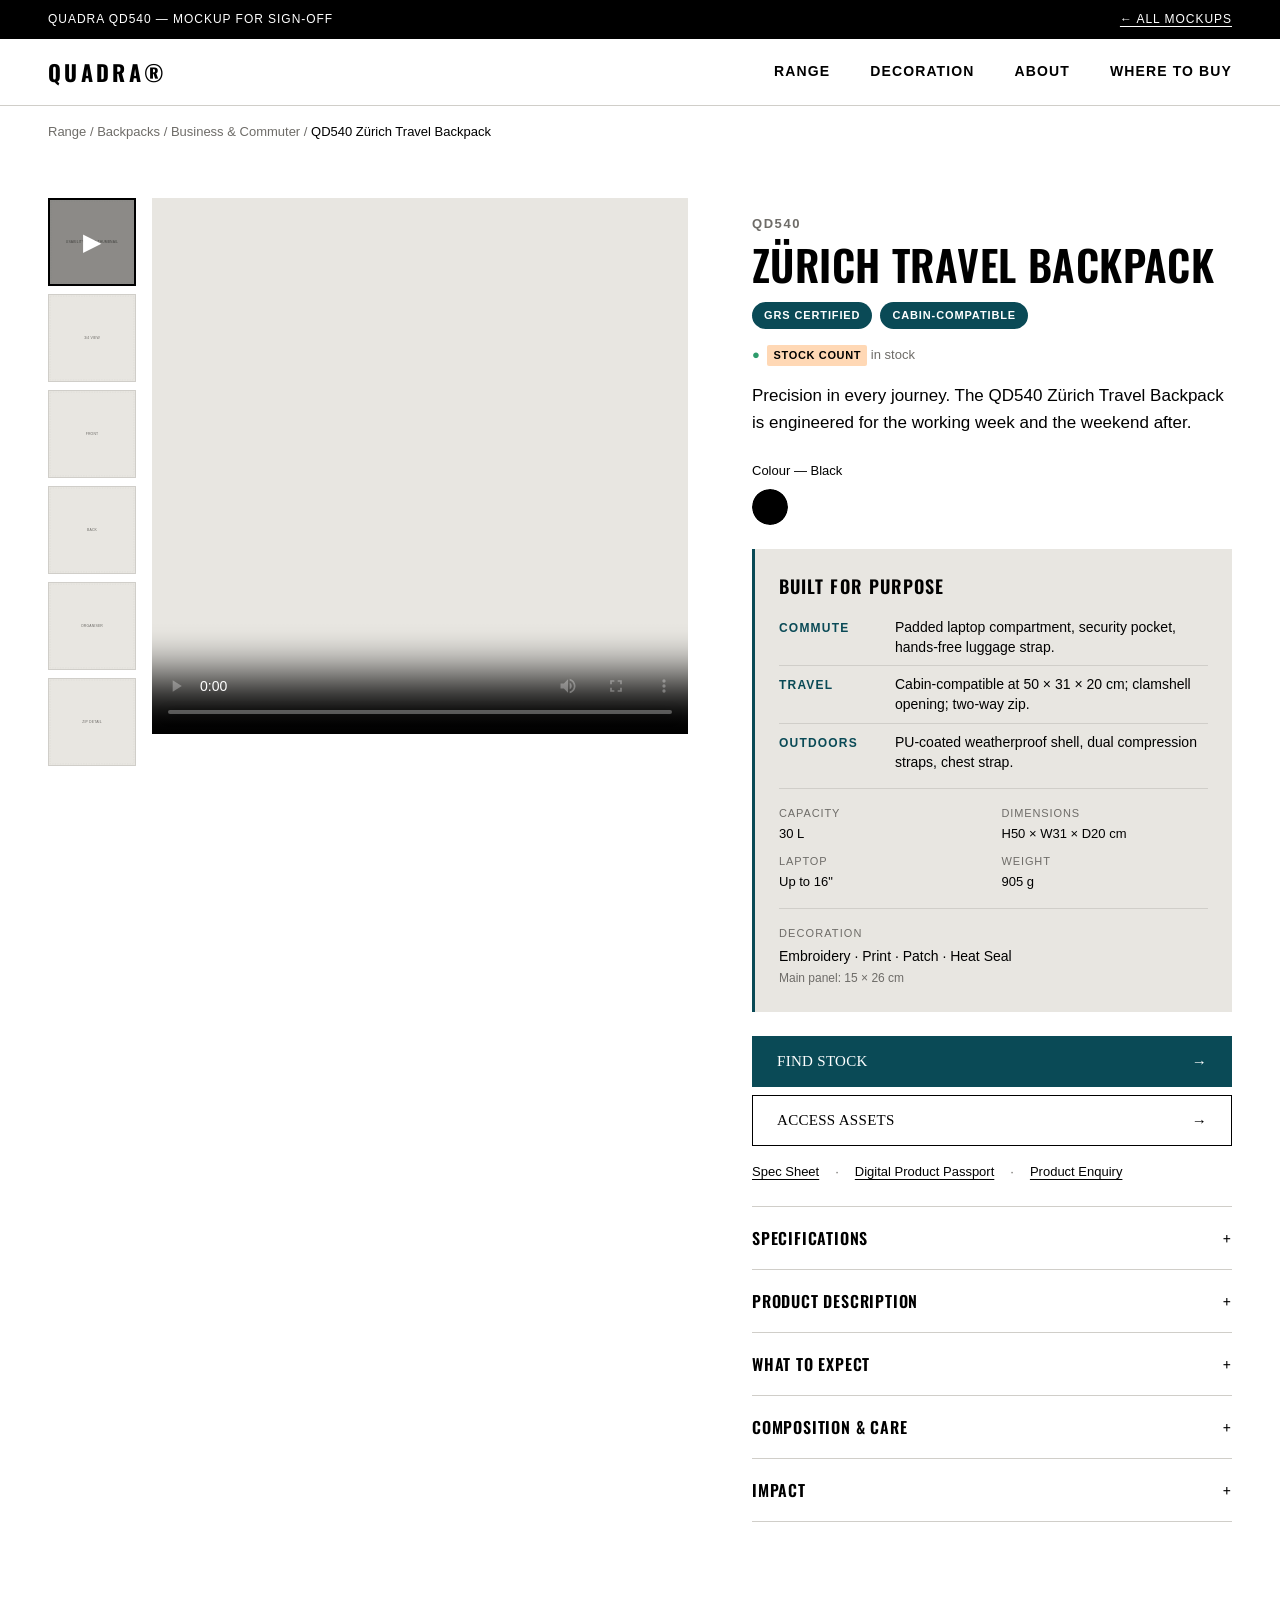
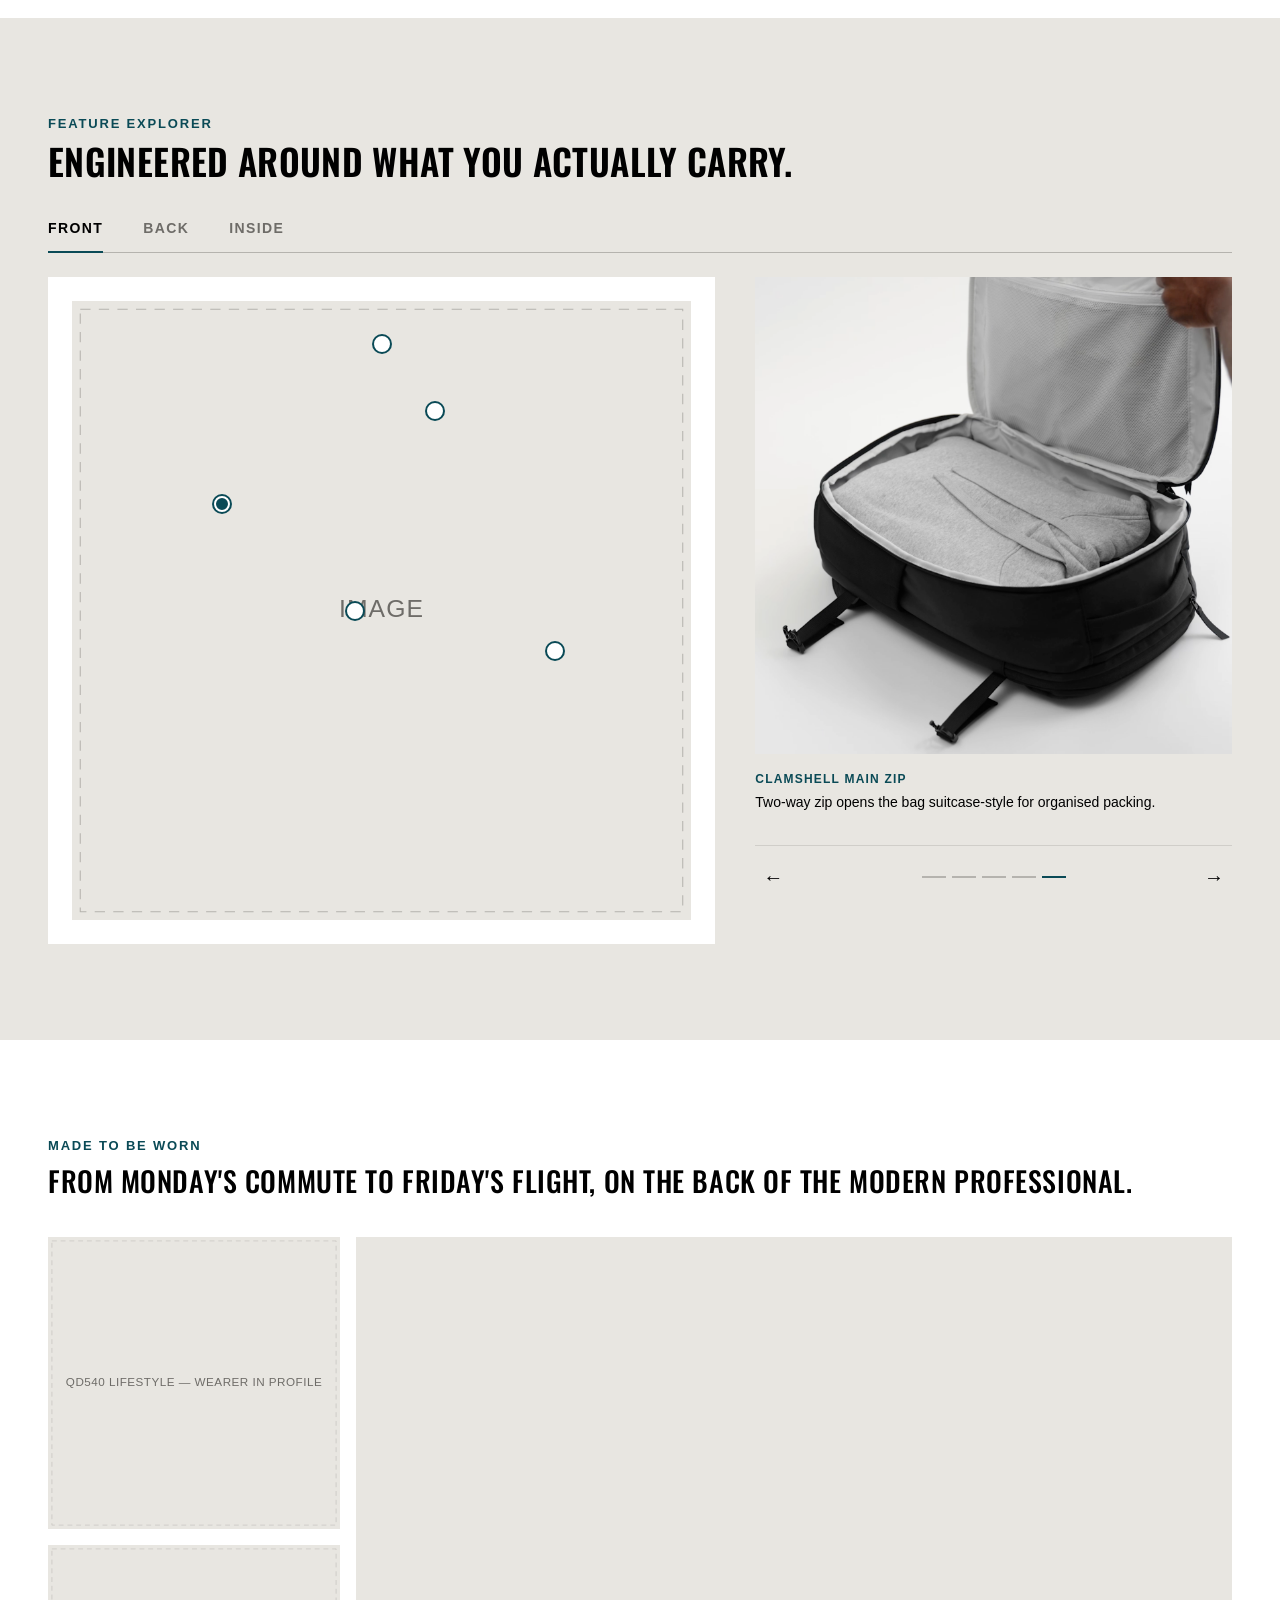
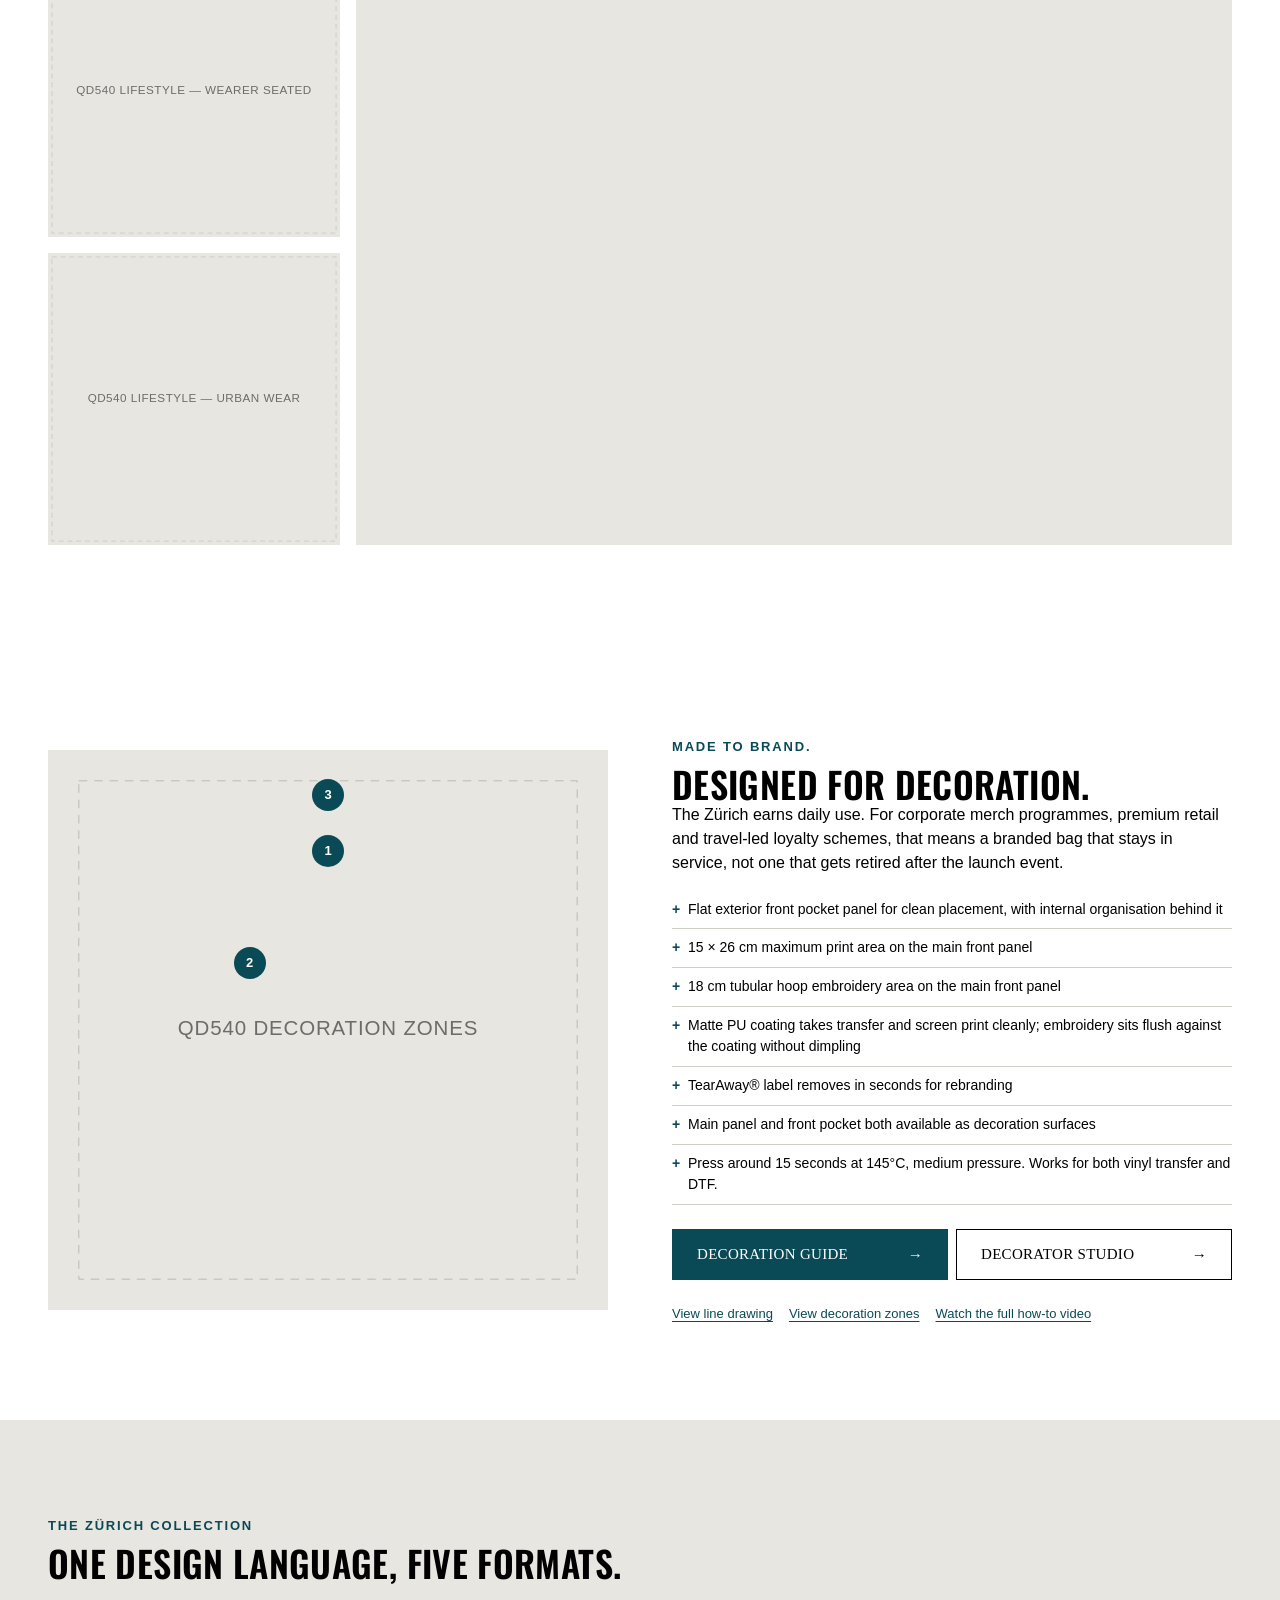
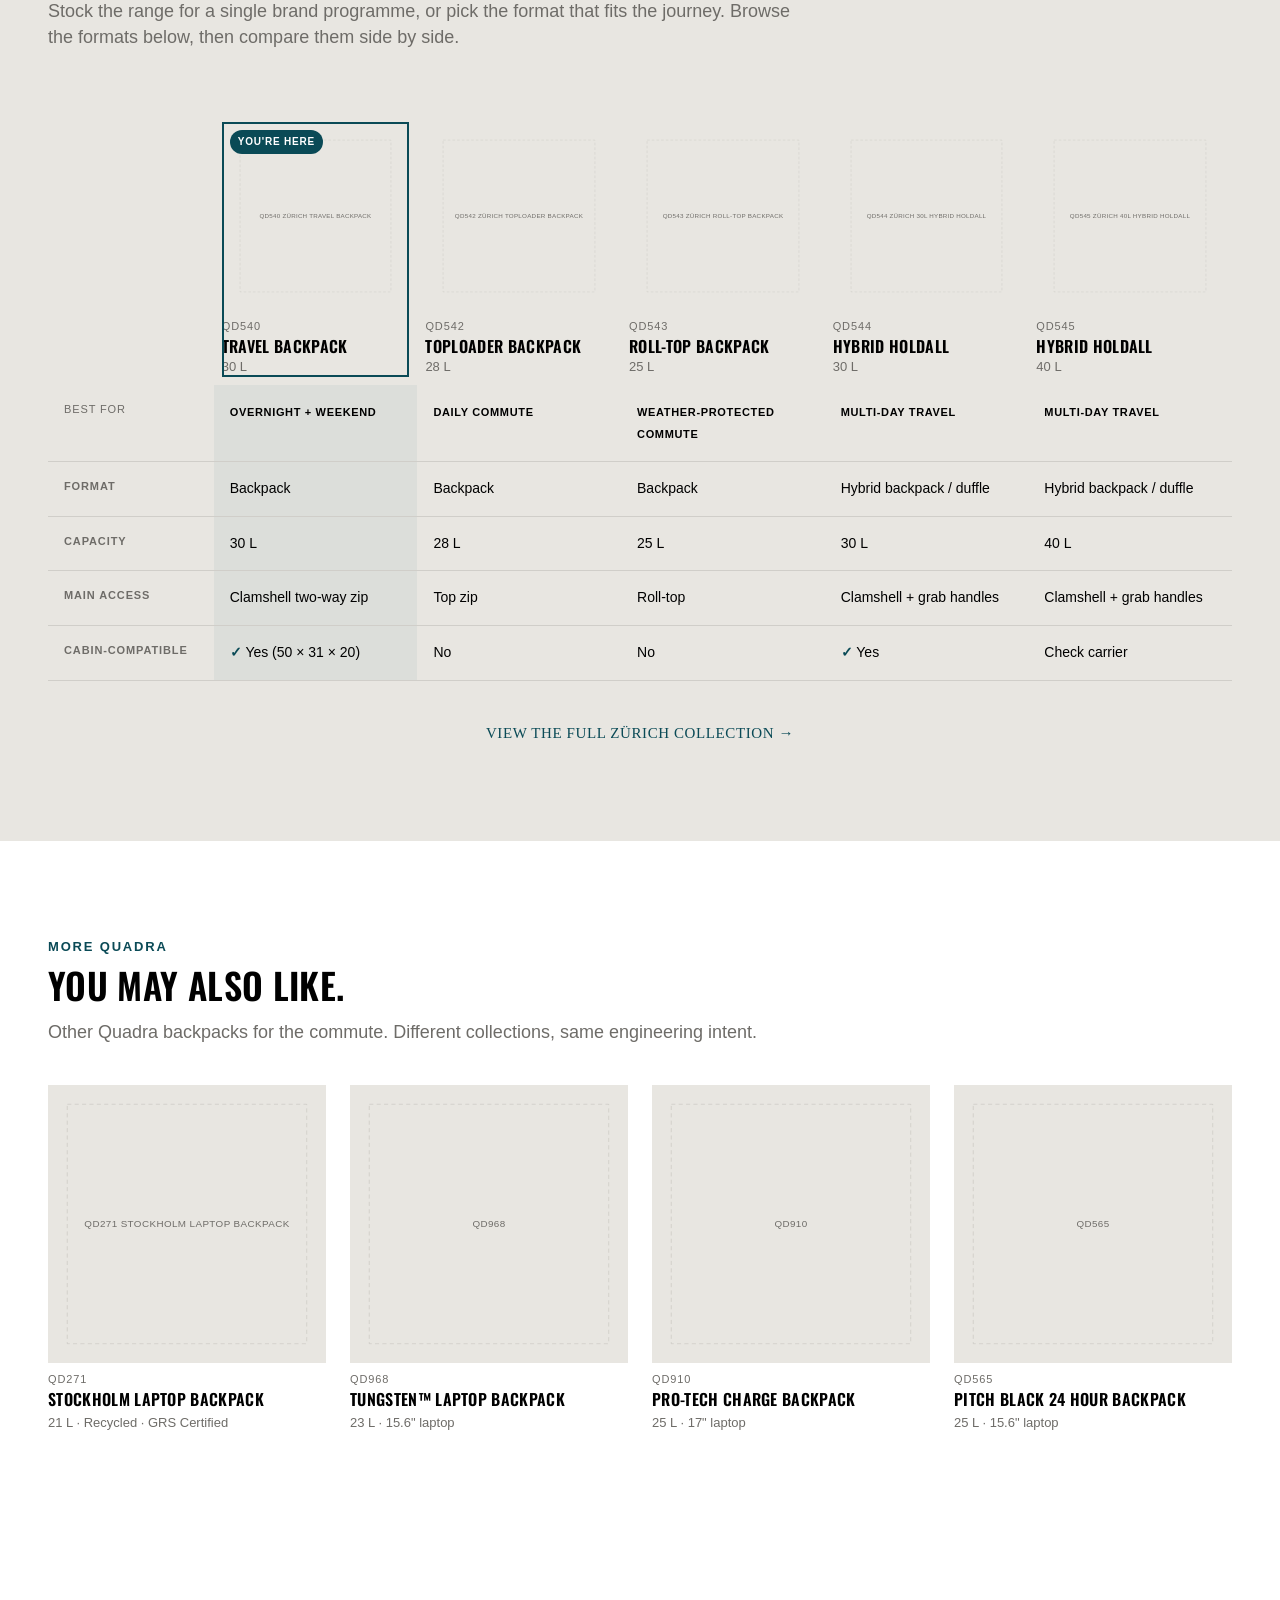
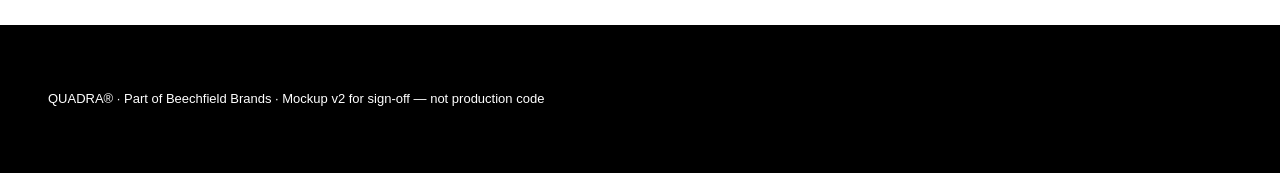
<file: quadra-qd540.html>
<!DOCTYPE html>
<html lang="en-GB">
<head>
    <meta charset="UTF-8">
    <meta name="viewport" content="width=device-width, initial-scale=1.0">
    <title>QD540 Zürich Travel Backpack — Quadra</title>

    <!--
        FONT NOTE
        Production should load Rift Demi from Adobe Fonts (Beechfield Brands Typekit kit).
        This mockup uses Oswald from Google Fonts as the closest free placeholder.
        Helvetica Neue 57 Condensed for body — using system fallback chain since
        no free Google Fonts equivalent matches the condensed body weight closely.
    -->
    <link rel="preconnect" href="https://fonts.googleapis.com">
    <link rel="preconnect" href="https://fonts.gstatic.com" crossorigin>
    <link rel="stylesheet" href="https://fonts.googleapis.com/css2?family=Oswald:wght@500;600;700&display=swap">

    <style>
        /* =====================================================
           QUADRA UI STYLE TOKENS (per uploaded style guide)
           ===================================================== */
        :root {
            /* Colours */
            --black: #000000;
            --white: #FFFFFF;
            --grey: #D0CEC9;
            --grey-light: #E8E6E1;
            --grey-mid: #B5B3AE;
            --grey-dark: #6E6C68;
            --teal: #0A4A56;
            --teal-hover: #0D5A6A;
            --placeholder-peach: #FFD8B5;

            /* Typography
               Display: Rift Demi (production) → Oswald (mockup placeholder)
               Body: Helvetica Neue Regular
               Caption: Helvetica Neue LT Pro 65 Bold
               Button: Baskerville (system) */
            --font-display: "Oswald", "Rift", "Bebas Neue", "Helvetica Neue Condensed", Impact, sans-serif;
            --font-body: "Helvetica Neue", Helvetica, Arial, sans-serif;
            --font-caption: "Helvetica Neue", Helvetica, Arial, sans-serif;
            --font-button: Baskerville, "Baskerville Old Face", "Big Caslon", "Hoefler Text", Garamond, "Times New Roman", serif;

            /* Spacing scale */
            --space-xs: 4px;
            --space-sm: 8px;
            --space-md: 16px;
            --space-lg: 24px;
            --space-xl: 40px;
            --space-2xl: 64px;
            --space-3xl: 96px;

            /* Layout */
            --max-width: 1440px;
            --content-padding: 48px;
        }

        /* =====================================================
           RESET + BASE
           ===================================================== */
        * { margin: 0; padding: 0; box-sizing: border-box; }
        html { scroll-behavior: smooth; }

        body {
            font-family: var(--font-body);
            font-weight: 400;
            font-size: 16px;
            line-height: 1.55;
            color: var(--black);
            background: var(--white);
            -webkit-font-smoothing: antialiased;
        }

        img { display: block; max-width: 100%; height: auto; }
        button { font-family: inherit; cursor: pointer; }
        a { color: inherit; text-decoration: none; }
        video { display: block; max-width: 100%; }

        /* =====================================================
           TYPOGRAPHY — per Quadra UI Style guide
           Sizes scaled down from brand guide (64/48/36/24/24)
           for PDP content density. Brand guide max sizes used for hero only.
           ===================================================== */
        h1, h2, h3, h4, h5,
        .display {
            font-family: var(--font-display);
            font-weight: 600;
            line-height: 1.05;
            letter-spacing: 0.01em;
            text-transform: uppercase;
        }
        h1 { font-size: 48px; }      /* PDP-scaled from 64px brand max */
        h2 { font-size: 36px; }      /* PDP-scaled from 48px */
        h3 { font-size: 28px; }      /* PDP-scaled from 36px */
        h4 { font-size: 20px; }
        h5 { font-size: 18px; }

        .caption {
            font-family: var(--font-caption);
            font-size: 13px;
            font-weight: 700;
            letter-spacing: 0.12em;
            text-transform: uppercase;
        }

        .body-sm { font-size: 14px; }
        .body-lg { font-size: 18px; }

        /* =====================================================
           LAYOUT WRAPPERS
           ===================================================== */
        .container {
            max-width: var(--max-width);
            margin: 0 auto;
            padding: 0 var(--content-padding);
        }

        section { padding: var(--space-3xl) 0; }

        .section-bg-grey { background: var(--grey); }
        .section-bg-light { background: var(--grey-light); }

        /* Placeholder tags visible in mockup */
        .ph {
            display: inline-block;
            background: var(--placeholder-peach);
            color: var(--black);
            font-family: var(--font-caption);
            font-size: 11px;
            font-weight: 700;
            text-transform: uppercase;
            letter-spacing: 0.06em;
            padding: 2px 6px;
            border-radius: 2px;
        }

        /* =====================================================
           HEADER + BREADCRUMB
           ===================================================== */
        .site-header {
            border-bottom: 1px solid var(--grey);
            padding: var(--space-md) var(--content-padding);
            display: flex;
            justify-content: space-between;
            align-items: center;
        }
        .site-header .logo {
            font-family: var(--font-display);
            font-weight: 700;
            letter-spacing: 0.15em;
            font-size: 22px;
            text-transform: uppercase;
        }
        .site-header nav {
            display: flex;
            gap: var(--space-xl);
            font-size: 14px;
            font-family: var(--font-caption);
            text-transform: uppercase;
            letter-spacing: 0.08em;
            font-weight: 700;
        }

        .breadcrumb {
            padding: var(--space-md) var(--content-padding);
            font-size: 13px;
            color: var(--grey-dark);
        }
        .breadcrumb a { color: var(--grey-dark); }
        .breadcrumb a:hover { color: var(--black); }
        .breadcrumb .current { color: var(--black); }

        /* =====================================================
           TOP ROW — Gallery + Buy column
           ===================================================== */
        .top-row {
            display: grid;
            grid-template-columns: 1fr 480px;
            gap: var(--space-2xl);
            padding-top: var(--space-xl);
            padding-bottom: var(--space-3xl);
        }

        /* Gallery */
        .gallery {
            display: grid;
            grid-template-columns: 88px 1fr;
            gap: var(--space-md);
        }
        .gallery-thumbs {
            display: flex;
            flex-direction: column;
            gap: var(--space-sm);
        }
        .gallery-thumbs button {
            border: 1px solid var(--grey);
            background: var(--white);
            padding: 0;
            aspect-ratio: 1;
            overflow: hidden;
            transition: border-color 0.2s;
            position: relative;
        }
        .gallery-thumbs button.active {
            border-color: var(--black);
            border-width: 2px;
        }
        .gallery-thumbs img {
            width: 100%;
            height: 100%;
            object-fit: cover;
        }
        .video-thumb-overlay {
            position: absolute;
            inset: 0;
            background: rgba(0,0,0,0.4);
            display: flex;
            align-items: center;
            justify-content: center;
            color: var(--white);
            font-size: 24px;
        }
        .gallery-main {
            background: var(--grey-light);
            aspect-ratio: 1;
            overflow: hidden;
            position: relative;
        }
        .gallery-main img,
        .gallery-main video {
            width: 100%;
            height: 100%;
            object-fit: contain;
            padding: var(--space-lg);
        }
        .gallery-main video {
            padding: 0;
            object-fit: cover;
        }

        /* Buy column */
        .buy-col { padding-top: var(--space-md); }
        .buy-col .eyebrow {
            font-family: var(--font-caption);
            font-size: 13px;
            font-weight: 700;
            letter-spacing: 0.12em;
            text-transform: uppercase;
            color: var(--grey-dark);
            margin-bottom: var(--space-sm);
        }
        .buy-col h1 {
            margin-bottom: var(--space-md);
            font-size: 42px;
        }

        .buy-col .lozenges {
            display: flex;
            gap: var(--space-sm);
            margin-bottom: var(--space-md);
            flex-wrap: wrap;
        }
        .lozenge {
            background: var(--teal);
            color: var(--white);
            font-family: var(--font-caption);
            font-size: 11px;
            font-weight: 700;
            letter-spacing: 0.08em;
            text-transform: uppercase;
            padding: 5px 12px;
            border-radius: 100px;
        }

        .stock-indicator {
            font-size: 13px;
            color: var(--grey-dark);
            margin-bottom: var(--space-md);
        }
        .stock-indicator::before {
            content: '●';
            color: #2D9B6B;
            margin-right: var(--space-xs);
        }

        .positioning {
            font-size: 17px;
            line-height: 1.6;
            margin-bottom: var(--space-lg);
        }
        .positioning-placeholder {
            background: var(--placeholder-peach);
            padding: var(--space-md);
            border-radius: 2px;
            font-style: italic;
            color: var(--black);
            font-size: 14px;
            line-height: 1.5;
        }

        /* Colour selector */
        .colour-selector { margin-bottom: var(--space-lg); }
        .colour-selector .label {
            font-size: 13px;
            margin-bottom: var(--space-sm);
            font-weight: 500;
        }
        .colour-swatches { display: flex; gap: var(--space-sm); }
        .swatch {
            width: 36px;
            height: 36px;
            border-radius: 50%;
            border: 2px solid transparent;
            background: var(--black);
            cursor: pointer;
            outline: 1px solid var(--grey);
        }
        .swatch.active {
            border-color: var(--black);
            outline-color: var(--white);
        }

        /* =====================================================
           BUILT FOR PURPOSE CARD
           ===================================================== */
        .built-for-purpose {
            background: var(--grey-light);
            padding: var(--space-lg);
            margin-bottom: var(--space-lg);
            border-left: 3px solid var(--teal);
        }
        .built-for-purpose .panel-heading {
            font-family: var(--font-display);
            font-size: 18px;
            font-weight: 600;
            letter-spacing: 0.06em;
            text-transform: uppercase;
            margin-bottom: var(--space-md);
        }
        .purpose-list {
            display: flex;
            flex-direction: column;
            gap: var(--space-sm);
            margin-bottom: var(--space-md);
        }
        .purpose-row {
            display: grid;
            grid-template-columns: 100px 1fr;
            gap: var(--space-md);
            align-items: baseline;
            padding-bottom: var(--space-sm);
            border-bottom: 1px solid var(--grey);
        }
        .purpose-row:last-child { border-bottom: none; padding-bottom: 0; }
        .purpose-tag {
            font-family: var(--font-caption);
            font-size: 12px;
            font-weight: 700;
            letter-spacing: 0.1em;
            text-transform: uppercase;
            color: var(--teal);
        }
        .purpose-proof {
            font-size: 14px;
            line-height: 1.45;
        }
        .quick-spec {
            display: grid;
            grid-template-columns: 1fr 1fr;
            gap: var(--space-sm) var(--space-md);
            padding-top: var(--space-md);
            border-top: 1px solid var(--grey);
            margin-top: var(--space-md);
        }
        .quick-spec-item {
            font-size: 13px;
        }
        .quick-spec-item .label {
            color: var(--grey-dark);
            font-family: var(--font-caption);
            font-size: 11px;
            text-transform: uppercase;
            letter-spacing: 0.08em;
            display: block;
            margin-bottom: 2px;
        }
        .decoration-row {
            padding-top: var(--space-md);
            border-top: 1px solid var(--grey);
            margin-top: var(--space-md);
        }
        .decoration-row .label {
            font-family: var(--font-caption);
            font-size: 11px;
            text-transform: uppercase;
            letter-spacing: 0.1em;
            color: var(--grey-dark);
            margin-bottom: var(--space-xs);
        }
        .decoration-row .techniques {
            font-size: 14px;
            font-weight: 500;
            margin-bottom: 2px;
        }
        .decoration-row .dimensions {
            font-size: 12px;
            color: var(--grey-dark);
        }

        /* Buttons — Quadra style: Teal primary, white secondary, teal tertiary text */
        .btn {
            font-family: var(--font-button);
            font-size: 15px;
            padding: 16px 24px;
            border: 1px solid var(--teal);
            background: var(--teal);
            color: var(--white);
            width: 100%;
            margin-bottom: var(--space-sm);
            transition: background 0.2s, color 0.2s, border-color 0.2s;
            letter-spacing: 0.02em;
            text-transform: uppercase;
            font-weight: 400;
            display: flex;
            align-items: center;
            justify-content: space-between;
        }
        .btn::after {
            content: '→';
            font-family: var(--font-body);
            margin-left: var(--space-md);
        }
        .btn:hover { background: var(--teal-hover); border-color: var(--teal-hover); }
        .btn-secondary {
            background: var(--white);
            color: var(--black);
            border-color: var(--black);
        }
        .btn-secondary:hover {
            background: var(--black);
            color: var(--white);
            border-color: var(--black);
        }
        .btn-tertiary {
            background: none;
            border: none;
            color: var(--teal);
            font-family: var(--font-button);
            font-size: 15px;
            padding: 0;
            text-transform: uppercase;
            letter-spacing: 0.04em;
        }
        .btn-tertiary::after { content: ' →'; }
        .btn-tertiary:hover { color: var(--teal-hover); }

        .tertiary-row {
            display: flex;
            gap: var(--space-md);
            margin-top: var(--space-md);
            margin-bottom: var(--space-lg);
            font-size: 13px;
            flex-wrap: wrap;
        }
        .tertiary-row a {
            text-decoration: underline;
            text-underline-offset: 3px;
        }
        .tertiary-row .sep { color: var(--grey-dark); }

        /* =====================================================
           ACCORDION
           ===================================================== */
        .accordion-item { border-top: 1px solid var(--grey); }
        .accordion-item:last-child { border-bottom: 1px solid var(--grey); }
        .accordion-trigger {
            background: none;
            border: none;
            width: 100%;
            text-align: left;
            padding: var(--space-md) 0;
            font-family: var(--font-display);
            font-size: 16px;
            font-weight: 600;
            display: flex;
            justify-content: space-between;
            align-items: center;
            text-transform: uppercase;
            letter-spacing: 0.05em;
        }
        .accordion-trigger::after {
            content: '+';
            font-size: 20px;
            font-weight: 300;
            transition: transform 0.2s;
        }
        .accordion-item.open .accordion-trigger::after { content: '−'; }
        .accordion-body {
            display: none;
            padding-bottom: var(--space-lg);
            font-size: 14px;
            line-height: 1.6;
        }
        .accordion-item.open .accordion-body { display: block; }

        .spec-group { margin-bottom: var(--space-lg); }
        .spec-group .group-heading {
            font-family: var(--font-caption);
            font-size: 12px;
            font-weight: 700;
            letter-spacing: 0.1em;
            text-transform: uppercase;
            color: var(--grey-dark);
            margin-bottom: var(--space-sm);
        }
        .spec-table {
            width: 100%;
            border-collapse: collapse;
            font-size: 13px;
        }
        .spec-table td {
            padding: 8px 0;
            border-bottom: 1px solid var(--grey);
            vertical-align: top;
        }
        .spec-table td:first-child {
            color: var(--grey-dark);
            width: 45%;
        }

        .expect-item { margin-bottom: var(--space-md); }
        .expect-item h5 {
            font-family: var(--font-caption);
            font-size: 13px;
            font-weight: 700;
            margin-bottom: var(--space-xs);
            letter-spacing: 0.05em;
            text-transform: uppercase;
        }

        .care-row {
            display: flex;
            gap: var(--space-md);
            margin: var(--space-md) 0;
            font-size: 11px;
            color: var(--grey-dark);
        }
        .care-icon {
            width: 36px;
            height: 36px;
            display: flex;
            align-items: center;
            justify-content: center;
            border: 1px solid var(--grey);
            position: relative;
        }
        .care-icon::after {
            content: '';
            position: absolute;
            inset: 0;
            background: linear-gradient(135deg, transparent 48%, var(--black) 49%, var(--black) 51%, transparent 52%);
        }

        .impact-stats {
            display: grid;
            grid-template-columns: repeat(3, 1fr);
            gap: var(--space-md);
            margin: var(--space-md) 0;
        }
        .impact-stat {
            background: var(--grey-light);
            padding: var(--space-md);
            text-align: center;
        }
        .impact-stat .figure {
            font-family: var(--font-display);
            font-size: 28px;
            font-weight: 600;
            margin-bottom: var(--space-xs);
        }
        .impact-stat .label {
            font-family: var(--font-caption);
            font-size: 11px;
            text-transform: uppercase;
            letter-spacing: 0.08em;
            color: var(--grey-dark);
        }

        /* =====================================================
           SECTION HEADERS
           ===================================================== */
        .section-eyebrow {
            font-family: var(--font-caption);
            font-size: 13px;
            font-weight: 700;
            letter-spacing: 0.14em;
            text-transform: uppercase;
            color: var(--teal);
            margin-bottom: var(--space-sm);
        }
        .section-lede {
            font-size: 18px;
            line-height: 1.45;
            font-weight: 400;
            max-width: 760px;
            margin-bottom: var(--space-xl);
            margin-top: var(--space-md);
            color: var(--grey-dark);
        }

        /* =====================================================
           FEATURE EXPLORER (now sits above Made to be Worn)
           ===================================================== */
        .feature-explorer {
            background: var(--grey-light);
        }
        .feature-explorer h2 { margin-bottom: var(--space-lg); }
        .fx-tabs {
            display: flex;
            gap: var(--space-xl);
            margin-bottom: var(--space-lg);
            border-bottom: 1px solid var(--grey-mid);
        }
        .fx-tab {
            background: none;
            border: none;
            padding: var(--space-md) 0;
            font-family: var(--font-caption);
            font-size: 14px;
            font-weight: 700;
            letter-spacing: 0.1em;
            text-transform: uppercase;
            color: var(--grey-dark);
            position: relative;
            transition: color 0.2s;
        }
        .fx-tab.active { color: var(--black); }
        .fx-tab.active::after {
            content: '';
            position: absolute;
            bottom: -1px;
            left: 0;
            right: 0;
            height: 2px;
            background: var(--teal);
        }
        .fx-stage {
            display: grid;
            grid-template-columns: 1.4fr 1fr;
            gap: var(--space-xl);
            align-items: start;
        }
        .fx-main {
            position: relative;
            background: var(--white);
            aspect-ratio: 1;
            overflow: hidden;
        }
        .fx-main img {
            width: 100%;
            height: 100%;
            object-fit: contain;
            padding: var(--space-lg);
        }
        .fx-hotspot {
            position: absolute;
            width: 16px;
            height: 16px;
            border-radius: 50%;
            background: var(--white);
            border: 2px solid var(--white);
            box-shadow: 0 0 0 2px var(--teal);
            cursor: pointer;
            transform: translate(-50%, -50%);
            transition: background 0.2s, transform 0.2s;
            padding: 0;
        }
        .fx-hotspot:hover { transform: translate(-50%, -50%) scale(1.2); }
        .fx-hotspot.active { background: var(--teal); }
        .fx-hotspot:focus-visible {
            outline: 2px solid var(--black);
            outline-offset: 4px;
        }

        .fx-detail {
            display: flex;
            flex-direction: column;
            gap: var(--space-md);
        }
        .fx-detail-image {
            background: var(--white);
            aspect-ratio: 1;
            overflow: hidden;
            transition: opacity 0.2s;
        }
        .fx-detail-image img {
            width: 100%;
            height: 100%;
            object-fit: cover;
        }
        .fx-detail-image.fading { opacity: 0; }
        .fx-detail-caption {
            font-size: 14px;
            line-height: 1.5;
        }
        .fx-detail-caption .feature-name {
            font-family: var(--font-caption);
            font-size: 12px;
            font-weight: 700;
            letter-spacing: 0.1em;
            text-transform: uppercase;
            color: var(--teal);
            margin-bottom: var(--space-xs);
        }
        .fx-pagination {
            display: flex;
            justify-content: space-between;
            align-items: center;
            margin-top: var(--space-md);
            padding-top: var(--space-md);
            border-top: 1px solid var(--grey);
        }
        .fx-nav-btn {
            background: none;
            border: none;
            font-size: 20px;
            padding: 4px 8px;
            color: var(--black);
        }
        .fx-nav-btn:hover { color: var(--teal); }
        .fx-dots {
            display: flex;
            gap: 6px;
        }
        .fx-dot {
            width: 24px;
            height: 2px;
            background: var(--grey-mid);
            transition: background 0.2s;
        }
        .fx-dot.active { background: var(--teal); }

        /* =====================================================
           MADE TO BE WORN
           ===================================================== */
        .made-to-be-worn .lede {
            font-family: var(--font-display);
            font-size: 28px;
            line-height: 1.15;
            font-weight: 500;
            margin-bottom: var(--space-xl);
            text-transform: uppercase;
            letter-spacing: 0.02em;
            max-width: 100%;
        }
        /* 3 small square stills on the left, big square hero video on the right */
        .lifestyle-grid {
            display: grid;
            grid-template-columns: 1fr 3fr;
            gap: var(--space-md);
            align-items: stretch;
        }
        .lifestyle-left {
            display: flex;
            flex-direction: column;
            gap: var(--space-md);
        }
        .lifestyle-left .lifestyle-tile { aspect-ratio: 1; }
        .lifestyle-tile {
            background: var(--grey-light);
            overflow: hidden;
            line-height: 0;
        }
        .lifestyle-tile img,
        .lifestyle-tile video {
            width: 100%;
            height: 100%;
            object-fit: cover;
            display: block;
        }

        /* =====================================================
           DESIGNED FOR DECORATION
           ===================================================== */
        .designed-for-decoration {
            display: grid;
            grid-template-columns: 1fr 1fr;
            gap: var(--space-2xl);
            align-items: center;
        }
        .dfd-image {
            background: var(--grey-light);
            aspect-ratio: 1;
            position: relative;
            overflow: hidden;
        }
        .dfd-image img {
            width: 100%;
            height: 100%;
            object-fit: contain;
            padding: var(--space-lg);
        }
        .dfd-callout {
            position: absolute;
            width: 32px;
            height: 32px;
            border-radius: 50%;
            background: var(--teal);
            color: var(--white);
            display: flex;
            align-items: center;
            justify-content: center;
            font-family: var(--font-caption);
            font-size: 13px;
            font-weight: 700;
            transform: translate(-50%, -50%);
        }
        .dfd-body .lead-line {
            font-size: 16px;
            line-height: 1.5;
            margin-bottom: var(--space-md);
        }
        .dfd-body ul {
            list-style: none;
            padding: 0;
            margin: var(--space-md) 0;
        }
        .dfd-body li {
            padding: var(--space-sm) 0;
            border-bottom: 1px solid var(--grey);
            padding-left: var(--space-md);
            position: relative;
            font-size: 14px;
        }
        .dfd-body li::before {
            content: '+';
            position: absolute;
            left: 0;
            color: var(--teal);
            font-weight: 700;
        }
        .dfd-ctas {
            display: grid;
            grid-template-columns: 1fr 1fr;
            gap: var(--space-sm);
            margin-top: var(--space-lg);
        }
        .dfd-secondary-links {
            margin-top: var(--space-md);
            font-size: 13px;
            display: flex;
            gap: var(--space-md);
        }
        .dfd-secondary-links a {
            text-decoration: underline;
            text-underline-offset: 3px;
            color: var(--teal);
        }

        /* =====================================================
           BROWSE THE ZÜRICH COLLECTION (replaces Complete the Look)
           ===================================================== */
        .collection-section h2 { margin-bottom: var(--space-md); }

        /* Merged collection + comparison: cards are the table header so images
           sit directly above their specs. Scrolls horizontally on narrow views. */
        .collection-scroll { overflow-x: auto; margin-top: var(--space-xl); -webkit-overflow-scrolling: touch; }
        .collection-merged { table-layout: fixed; min-width: 1040px; margin-top: 0; }
        .collection-merged .corner,
        .collection-merged .row-label { width: 14%; }
        .comparison-table th.product-head {
            background: transparent;
            color: var(--black);
            font-family: inherit;
            font-weight: 400;
            text-transform: none;
            letter-spacing: normal;
            vertical-align: bottom;
            padding: var(--space-sm);
            border-bottom: none;
        }
        .collection-merged thead .corner { border-bottom: none; background: transparent; }
        .collection-merged .product-head .collection-card { height: 100%; }
        .collection-card {
            display: flex;
            flex-direction: column;
            position: relative;
        }
        .collection-card.current {
            outline: 2px solid var(--teal);
            outline-offset: -2px;
        }
        .collection-card .you-are-here {
            position: absolute;
            top: var(--space-sm);
            left: var(--space-sm);
            background: var(--teal);
            color: var(--white);
            font-family: var(--font-caption);
            font-size: 10px;
            font-weight: 700;
            letter-spacing: 0.08em;
            text-transform: uppercase;
            padding: 4px 8px;
            border-radius: 100px;
            z-index: 1;
        }
        .collection-card .card-image {
            aspect-ratio: 1;
            background: var(--grey-light);
            display: flex;
            align-items: center;
            justify-content: center;
            margin-bottom: var(--space-sm);
            overflow: hidden;
        }
        .collection-card .card-image img {
            width: 100%;
            height: 100%;
            object-fit: contain;
            padding: var(--space-md);
        }
        .collection-card .code {
            font-family: var(--font-caption);
            font-size: 11px;
            color: var(--grey-dark);
            letter-spacing: 0.08em;
            text-transform: uppercase;
            margin-bottom: 2px;
        }
        .collection-card .name {
            font-family: var(--font-display);
            font-size: 16px;
            font-weight: 600;
            text-transform: uppercase;
            letter-spacing: 0.02em;
            line-height: 1.15;
        }
        .collection-card .format {
            font-size: 13px;
            color: var(--grey-dark);
            margin-top: 2px;
        }

        .collection-link {
            margin-top: var(--space-xl);
            text-align: center;
        }

        /* =====================================================
           RELATED PRODUCTS / YOU MAY ALSO LIKE
           ===================================================== */
        .related-row {
            display: grid;
            grid-template-columns: repeat(4, 1fr);
            gap: var(--space-lg);
            margin-top: var(--space-xl);
        }
        .related-card {
            display: flex;
            flex-direction: column;
        }
        .related-card .card-image {
            aspect-ratio: 1;
            background: var(--grey-light);
            display: flex;
            align-items: center;
            justify-content: center;
            margin-bottom: var(--space-sm);
            overflow: hidden;
        }
        .related-card .card-image img {
            width: 100%;
            height: 100%;
            object-fit: contain;
            padding: var(--space-md);
        }
        .related-card .code {
            font-family: var(--font-caption);
            font-size: 11px;
            color: var(--grey-dark);
            letter-spacing: 0.08em;
            text-transform: uppercase;
            margin-bottom: 2px;
        }
        .related-card .name {
            font-family: var(--font-display);
            font-size: 16px;
            font-weight: 600;
            text-transform: uppercase;
            letter-spacing: 0.02em;
            line-height: 1.15;
            margin-bottom: 4px;
        }
        .related-card .format {
            font-size: 13px;
            color: var(--grey-dark);
        }

        /* =====================================================
           COMPARISON LADDER (Zürich-only)
           ===================================================== */
        .comparison-table {
            width: 100%;
            border-collapse: collapse;
            font-size: 14px;
            margin-top: var(--space-lg);
        }
        .comparison-table th,
        .comparison-table td {
            padding: var(--space-md);
            text-align: left;
            border-bottom: 1px solid var(--grey);
            vertical-align: top;
        }
        .comparison-table th {
            font-family: var(--font-display);
            font-weight: 600;
            background: var(--black);
            color: var(--white);
            font-size: 14px;
            text-transform: uppercase;
            letter-spacing: 0.06em;
        }
        .comparison-table th.current-product {
            background: var(--teal);
        }
        .comparison-table tr.best-for-row {
            background: var(--grey-light);
        }
        .comparison-table tr.best-for-row td {
            font-weight: 500;
        }
        .comparison-table td.row-label {
            font-family: var(--font-caption);
            font-size: 11px;
            font-weight: 700;
            letter-spacing: 0.08em;
            text-transform: uppercase;
            color: var(--grey-dark);
            width: 18%;
        }
        .comparison-table td.current-col {
            background: rgba(10, 74, 86, 0.05);
        }
        .position-tag {
            font-family: var(--font-caption);
            font-size: 11px;
            font-weight: 700;
            letter-spacing: 0.06em;
            text-transform: uppercase;
        }
        .tick { color: var(--teal); font-weight: 700; }

        /* =====================================================
           FOOTER
           ===================================================== */
        .site-footer {
            background: var(--black);
            color: var(--white);
            padding: var(--space-2xl) var(--content-padding);
            font-size: 13px;
            margin-top: var(--space-3xl);
        }

        /* =====================================================
           UTILITIES
           ===================================================== */
        .text-grey { color: var(--grey-dark); }
        .mt-md { margin-top: var(--space-md); }
        .mt-lg { margin-top: var(--space-lg); }
        .mb-md { margin-bottom: var(--space-md); }
        .mb-lg { margin-bottom: var(--space-lg); }

        /* =====================================================
           RESPONSIVE
           ===================================================== */
        @media (max-width: 960px) {
            :root { --content-padding: 24px; }
            .top-row { grid-template-columns: 1fr; }
            .gallery { grid-template-columns: 1fr; }
            .gallery-thumbs { flex-direction: row; }
            .gallery-thumbs button { width: 64px; height: 64px; flex-shrink: 0; }
            .lifestyle-grid { grid-template-columns: 1fr; }
            .lifestyle-left { flex-direction: row; }
            .fx-stage { grid-template-columns: 1fr; }
            .designed-for-decoration { grid-template-columns: 1fr; }
            .related-row { grid-template-columns: 1fr 1fr; }
            .comparison-table { font-size: 12px; }
            .comparison-table td.row-label { width: 30%; }
            h1 { font-size: 32px; }
            h2 { font-size: 26px; }
        }
    </style>
</head>
<body>

<div style="background:var(--black);color:var(--white);padding:10px var(--content-padding);font-family:var(--font-caption);font-size:12px;letter-spacing:0.08em;text-transform:uppercase;display:flex;justify-content:space-between;align-items:center;">
  <span>Quadra QD540 — mockup for sign-off</span>
  <a href="index.html" style="color:var(--white);text-decoration:underline;text-underline-offset:3px;">← All mockups</a>
</div>

<!-- =====================================================
     HEADER + BREADCRUMB
     ===================================================== -->
<header class="site-header">
    <div class="logo">QUADRA®</div>
    <nav>
        <a href="#">Range</a>
        <a href="#">Decoration</a>
        <a href="#">About</a>
        <a href="#">Where to Buy</a>
    </nav>
</header>

<nav class="breadcrumb">
    <a href="#">Range</a> / <a href="#">Backpacks</a> / <a href="#">Business & Commuter</a> / <span class="current">QD540 Zürich Travel Backpack</span>
</nav>

<!-- =====================================================
     TOP ROW
     ===================================================== -->
<div class="container">
    <div class="top-row">

        <!-- Gallery -->
        <div class="gallery">
            <div class="gallery-thumbs">
                <button class="active" data-type="video" data-src="https://mediahub.beechfieldbrands.com/asset/173875cb-7d97-4c3b-b965-88678f2f3247/mp4/QD540-Zurich-Travel-Backpack-Black-Ecomm-Video.mp4">
                    <img src="https://mediahub.beechfieldbrands.com/asset/d154ea34-f832-4525-bda8-c9a80316dae1/Product-medium/QD540-Zurich-Travel-Backpack-Black-Product-Shot-01.jpg" alt="Usability video thumbnail">
                    <div class="video-thumb-overlay">▶</div>
                </button>
                <button data-type="image" data-src="https://mediahub.beechfieldbrands.com/asset/d154ea34-f832-4525-bda8-c9a80316dae1/Product-medium/QD540-Zurich-Travel-Backpack-Black-Product-Shot-01.jpg"><img src="https://mediahub.beechfieldbrands.com/asset/d154ea34-f832-4525-bda8-c9a80316dae1/Product-medium/QD540-Zurich-Travel-Backpack-Black-Product-Shot-01.jpg" alt="3/4 view"></button>
                <button data-type="image" data-src="https://mediahub.beechfieldbrands.com/asset/a54a9afd-4b00-4783-b946-9aae79b2a539/Product-medium/QD540-Zurich-Travel-Backpack-Black-Front-on-shot.jpg"><img src="https://mediahub.beechfieldbrands.com/asset/a54a9afd-4b00-4783-b946-9aae79b2a539/Product-medium/QD540-Zurich-Travel-Backpack-Black-Front-on-shot.jpg" alt="Front"></button>
                <button data-type="image" data-src="https://mediahub.beechfieldbrands.com/asset/a5e5a24a-0b0b-44ae-b31a-8e4c7b7d1a12/Product-medium/QD540-Zurich-Travel-Backpack-Black-Rear-view.jpg"><img src="https://mediahub.beechfieldbrands.com/asset/a5e5a24a-0b0b-44ae-b31a-8e4c7b7d1a12/Product-medium/QD540-Zurich-Travel-Backpack-Black-Rear-view.jpg" alt="Back"></button>
                <button data-type="image" data-src="https://mediahub.beechfieldbrands.com/asset/48e5d34e-a983-491b-aa57-d11ce01e5300/Product-medium/QD540-Zurich-Travel-Backpack-Black-Organiser-Section.jpg"><img src="https://mediahub.beechfieldbrands.com/asset/48e5d34e-a983-491b-aa57-d11ce01e5300/Product-medium/QD540-Zurich-Travel-Backpack-Black-Organiser-Section.jpg" alt="Organiser"></button>
                <button data-type="image" data-src="https://mediahub.beechfieldbrands.com/asset/3002fb39-dca7-4920-b1ff-9eb7d4629518/Product-medium/QD540-Zurich-Travel-Backpack-Black-Zip-closure-detail.jpg"><img src="https://mediahub.beechfieldbrands.com/asset/3002fb39-dca7-4920-b1ff-9eb7d4629518/Product-medium/QD540-Zurich-Travel-Backpack-Black-Zip-closure-detail.jpg" alt="Zip detail"></button>
            </div>
            <div class="gallery-main" id="gallery-main">
                <!-- Video gets injected on load (default) -->
                <video id="gallery-video" controls poster="https://mediahub.beechfieldbrands.com/asset/d154ea34-f832-4525-bda8-c9a80316dae1/Product-medium/QD540-Zurich-Travel-Backpack-Black-Product-Shot-01.jpg" preload="metadata" style="display: block;">
                    <source src="https://mediahub.beechfieldbrands.com/asset/173875cb-7d97-4c3b-b965-88678f2f3247/mp4/QD540-Zurich-Travel-Backpack-Black-Ecomm-Video.mp4" type="video/mp4">
                    Your browser doesn't support video. View on Media Hub.
                </video>
                <img id="gallery-image" src="https://mediahub.beechfieldbrands.com/asset/d154ea34-f832-4525-bda8-c9a80316dae1/Product-medium/QD540-Zurich-Travel-Backpack-Black-Product-Shot-01.jpg" alt="QD540 Zürich Travel Backpack" style="display: none;">
            </div>
        </div>

        <!-- Buy column -->
        <div class="buy-col">
            <div class="eyebrow">QD540</div>
            <h1>Zürich Travel Backpack</h1>

            <div class="lozenges">
                <span class="lozenge">GRS Certified</span>
                <span class="lozenge">Cabin-Compatible</span>
            </div>

            <div class="stock-indicator">
                <span class="ph">STOCK COUNT</span> in stock
            </div>

            <!-- Positioning blurb -->
            <p class="positioning">
                Precision in every journey. The QD540 Zürich Travel Backpack is engineered for the working week and the weekend after.
            </p>

            <!-- Colour selector -->
            <div class="colour-selector">
                <div class="label">Colour — Black</div>
                <div class="colour-swatches">
                    <button class="swatch active" aria-label="Black"></button>
                </div>
            </div>

            <!-- BUILT FOR PURPOSE CARD -->
            <div class="built-for-purpose">
                <div class="panel-heading">Built for Purpose</div>

                <div class="purpose-list">
                    <div class="purpose-row">
                        <span class="purpose-tag">Commute</span>
                        <span class="purpose-proof">Padded laptop compartment, security pocket, hands-free luggage strap.</span>
                    </div>
                    <div class="purpose-row">
                        <span class="purpose-tag">Travel</span>
                        <span class="purpose-proof">Cabin-compatible at 50 × 31 × 20 cm; clamshell opening; two-way zip.</span>
                    </div>
                    <div class="purpose-row">
                        <span class="purpose-tag">Outdoors</span>
                        <span class="purpose-proof">PU-coated weatherproof shell, dual compression straps, chest strap.</span>
                    </div>
                </div>

                <div class="quick-spec">
                    <div class="quick-spec-item">
                        <span class="label">Capacity</span>
                        30 L
                    </div>
                    <div class="quick-spec-item">
                        <span class="label">Dimensions</span>
                        H50 × W31 × D20 cm
                    </div>
                    <div class="quick-spec-item">
                        <span class="label">Laptop</span>
                        Up to 16"
                    </div>
                    <div class="quick-spec-item">
                        <span class="label">Weight</span>
                        905 g
                    </div>
                </div>

                <div class="decoration-row">
                    <div class="label">Decoration</div>
                    <div class="techniques">Embroidery · Print · Patch · Heat Seal</div>
                    <div class="dimensions">Main panel: 15 × 26 cm</div>
                </div>
            </div>

            <button class="btn">Find Stock</button>
            <button class="btn btn-secondary">Access Assets</button>

            <div class="tertiary-row">
                <a href="#">Spec Sheet</a>
                <span class="sep">·</span>
                <a href="#">Digital Product Passport</a>
                <span class="sep">·</span>
                <a href="#">Product Enquiry</a>
            </div>

            <!-- ACCORDION -->
            <div class="accordion">

                <!-- Row 1 — Specifications -->
                <div class="accordion-item">
                    <button class="accordion-trigger">Specifications</button>
                    <div class="accordion-body">

                        <div class="spec-group">
                            <div class="group-heading">Construction</div>
                            <table class="spec-table">
                                <tr><td>Type</td><td>Backpack</td></tr>
                                <tr><td>Outer material</td><td>100% Recycled 600D Polyester Matte PU coating; 100% Recycled 900D Polyester</td></tr>
                                <tr><td>Inner lining</td><td><span class="ph">CONFIRM HANNAH</span> light-grey woven polyester</td></tr>
                                <tr><td>Padding level</td><td>Heavy</td></tr>
                                <tr><td>Back panel</td><td>Air mesh padded</td></tr>
                                <tr><td>Shoulder straps</td><td>Air mesh padded, adjustable</td></tr>
                                <tr><td>Primary closure</td><td>Zip (two-way)</td></tr>
                                <tr><td>Internal organiser</td><td>Yes</td></tr>
                                <tr><td>Key clip</td><td>Yes</td></tr>
                                <tr><td>Compression straps</td><td>Dual side compression</td></tr>
                                <tr><td>Chest strap</td><td>Adjustable</td></tr>
                                <tr><td>TearAway® label</td><td>Yes</td></tr>
                            </table>
                        </div>

                        <div class="spec-group">
                            <div class="group-heading">Sizing & fit</div>
                            <table class="spec-table">
                                <tr><td>Capacity</td><td>30 L</td></tr>
                                <tr><td>Dimensions</td><td>H50 × W31 × D20 cm</td></tr>
                                <tr><td>Product weight</td><td>905 g</td></tr>
                                <tr><td>A4 compatible</td><td>Yes</td></tr>
                                <tr><td>Laptop carry type</td><td>Dedicated padded compartment</td></tr>
                                <tr><td>Max laptop size</td><td>16"</td></tr>
                                <tr><td>Cabin baggage</td><td>Fits standard cabin allowances on major carriers (see What to Expect)</td></tr>
                            </table>
                        </div>

                        <div class="spec-group">
                            <div class="group-heading">Logistics & origin</div>
                            <table class="spec-table">
                                <tr><td>Country of origin</td><td>China</td></tr>
                                <tr><td>Commodity code</td><td>4202921100</td></tr>
                                <tr><td>Carton quantity</td><td>15</td></tr>
                                <tr><td>Carton weight</td><td>16.7 kg</td></tr>
                                <tr><td>Carton dimensions</td><td>40 × 60 × 75 cm</td></tr>
                            </table>
                        </div>

                        <div class="spec-group">
                            <div class="group-heading">SKU</div>
                            <table class="spec-table">
                                <tr>
                                    <td>Q540.BLK</td>
                                    <td>EAN 5056514016315 · Black · Pantone Black C / Black · One Size</td>
                                </tr>
                            </table>
                        </div>
                    </div>
                </div>

                <!-- Row 2 — Product description -->
                <div class="accordion-item">
                    <button class="accordion-trigger">Product description</button>
                    <div class="accordion-body">
                        <p>Precision in every journey. The QD540 Zürich Travel Backpack is engineered for the working week and the weekend after. Every pocket placed. Every essential to hand. Every day on time. Clamshell main compartment, padded 16" laptop sleeve and rear luggage strap. Cabin-compatible at 50 × 31 × 20 cm, in 100% GRS certified recycled polyester. Like clockwork, every day.</p>
                    </div>
                </div>

                <!-- Row 3 — What to expect -->
                <div class="accordion-item">
                    <button class="accordion-trigger">What to expect</button>
                    <div class="accordion-body">
                        <div class="expect-item">
                            <h5>Cabin-baggage reality</h5>
                            <p>At 50 × 31 × 20 cm the Zürich fits standard hand-luggage allowances on major carriers (IATA guideline is 55 × 40 × 22 cm). It is sized as primary hand luggage, not as a budget-airline free underseat bag. Always check your carrier's current dimensions before travel.</p>
                        </div>
                        <div class="expect-item">
                            <h5>How the PU coating performs</h5>
                            <p>The matte finish sheds light rain and wipes clean. It is water-resistant, not waterproof. Treat the bag as protected against weather, not submersion.</p>
                        </div>
                    </div>
                </div>

                <!-- Row 4 — Composition & Care -->
                <div class="accordion-item">
                    <button class="accordion-trigger">Composition & Care</button>
                    <div class="accordion-body">
                        <p><strong>Composition:</strong> 100% Recycled 600D Polyester Matte PU coating · 100% Recycled 900D Polyester</p>
                        <div class="care-row">
                            <div class="care-icon" title="Do not wash"></div>
                            <div class="care-icon" title="Do not bleach"></div>
                            <div class="care-icon" title="Do not tumble dry"></div>
                            <div class="care-icon" title="Do not iron"></div>
                            <div class="care-icon" title="Do not dry clean"></div>
                        </div>
                        <p class="body-sm text-grey"><em>Sponge clean only. Avoid solvents and harsh detergents — they break down the PU coating. Prolonged sun will degrade the finish over time.</em></p>
                    </div>
                </div>

                <!-- Row 5 — Impact -->
                <div class="accordion-item">
                    <button class="accordion-trigger">Impact</button>
                    <div class="accordion-body">
                        <div class="impact-stats">
                            <div class="impact-stat">
                                <div class="figure"><span class="ph">XX L</span></div>
                                <div class="label">Water saved</div>
                            </div>
                            <div class="impact-stat">
                                <div class="figure"><span class="ph">XX kWh</span></div>
                                <div class="label">Energy saved</div>
                            </div>
                            <div class="impact-stat">
                                <div class="figure"><span class="ph">XX kg</span></div>
                                <div class="label">CO₂ saved</div>
                            </div>
                        </div>
                        <p>Equivalent to approximately <span class="ph">N</span> plastic bottles diverted from landfill per backpack.</p>
                        <p class="body-sm text-grey mt-md">Validated against GRS chain-of-custody certificate CU811033 (Control Union).</p>
                        <p class="mt-md"><a href="#" style="text-decoration: underline; text-underline-offset: 3px; color: var(--teal);">For full traceability and lifecycle data, view the Digital Product Passport →</a></p>
                    </div>
                </div>

            </div>

        </div>
    </div>
</div>

<!-- =====================================================
     ENGINEERED AROUND WHAT YOU ACTUALLY CARRY
     Feature Explorer — MOVED UP per v2 feedback
     ===================================================== -->
<section class="feature-explorer">
    <div class="container">
        <div class="section-eyebrow">Feature Explorer</div>
        <h2>Engineered around what you actually carry.</h2>

        <!-- Tabs -->
        <div class="fx-tabs" role="tablist">
            <button class="fx-tab active" data-tab="front" role="tab" aria-selected="true">Front</button>
            <button class="fx-tab" data-tab="back" role="tab" aria-selected="false">Back</button>
            <button class="fx-tab" data-tab="inside" role="tab" aria-selected="false">Inside</button>
        </div>

        <!-- Stage -->
        <div class="fx-stage">
            <div class="fx-main" id="fx-main">
                <img id="fx-main-image" src="https://mediahub.beechfieldbrands.com/asset/a54a9afd-4b00-4783-b946-9aae79b2a539/Product-medium/QD540-Zurich-Travel-Backpack-Black-Front-on-shot.jpg" alt="">
            </div>

            <div class="fx-detail">
                <div class="fx-detail-image" id="fx-detail-image">
                    <img id="fx-detail-img" src="https://mediahub.beechfieldbrands.com/asset/3002fb39-dca7-4920-b1ff-9eb7d4629518/Product-medium/QD540-Zurich-Travel-Backpack-Black-Zip-closure-detail.jpg" alt="">
                </div>
                <div class="fx-detail-caption">
                    <div class="feature-name" id="fx-feature-name">Clamshell main zip</div>
                    <p id="fx-caption">Two-way zip opens the bag suitcase-style for organised packing.</p>
                </div>

                <div class="fx-pagination">
                    <button class="fx-nav-btn" id="fx-prev" aria-label="Previous feature">←</button>
                    <div class="fx-dots" id="fx-dots"></div>
                    <button class="fx-nav-btn" id="fx-next" aria-label="Next feature">→</button>
                </div>
            </div>
        </div>
    </div>
</section>

<!-- =====================================================
     MADE TO BE WORN
     ===================================================== -->
<section class="made-to-be-worn">
    <div class="container">
        <div class="section-eyebrow">Made to be Worn</div>
        <p class="lede">From Monday's commute to Friday's flight, on the back of the modern professional.</p>

        <div class="lifestyle-grid">
            <div class="lifestyle-left">
                <div class="lifestyle-tile">
                    <img src="https://mediahub.beechfieldbrands.com/asset/1980ebfa-763a-4488-a816-21472f456815/Product-medium/QD540-Zurich-Travel-Backpack-Black-Lifestyle-shot.jpg" alt="QD540 lifestyle — wearer in profile">
                </div>
                <div class="lifestyle-tile">
                    <img src="https://mediahub.beechfieldbrands.com/asset/e0382af2-6020-40c8-a59e-0c12d1592609/Product-medium/QD540-Zurich-Travel-Backpack-Black-Lifestyle-Shot-2.jpg" alt="QD540 lifestyle — wearer seated">
                </div>
                <div class="lifestyle-tile">
                    <img src="https://mediahub.beechfieldbrands.com/asset/da79a653-7632-4a0c-9142-2e1993877a34/Product-medium/QD540-Zurich-Travel-Backpack-Black-Cropped-Ecommerce-Shot-01.jpg" alt="QD540 lifestyle — urban wear">
                </div>
            </div>
            <div class="lifestyle-tile lifestyle-hero">
                <video src="https://mediahub.beechfieldbrands.com/asset/8c229c66-79c3-429e-8b88-d31eabc038d7/mp4/QD540-Zurich-Travel-Backpack-Black-Product-Video.mp4" autoplay muted loop playsinline poster="https://mediahub.beechfieldbrands.com/asset/1980ebfa-763a-4488-a816-21472f456815/Product-medium/QD540-Zurich-Travel-Backpack-Black-Lifestyle-shot.jpg"></video>
            </div>
        </div>
    </div>
</section>

<!-- =====================================================
     DESIGNED FOR DECORATION
     ===================================================== -->
<section>
    <div class="container">
        <div class="designed-for-decoration">
            <div class="dfd-image">
                <img src="https://mediahub.beechfieldbrands.com/asset/a54a9afd-4b00-4783-b946-9aae79b2a539/Product-medium/QD540-Zurich-Travel-Backpack-Black-Front-on-shot.jpg" alt="QD540 decoration zones">
                <div class="dfd-callout" style="top: 18%; left: 50%;">1</div>
                <div class="dfd-callout" style="top: 38%; left: 36%;">2</div>
                <div class="dfd-callout" style="top: 8%; left: 50%;">3</div>
            </div>
            <div class="dfd-body">
                <div class="section-eyebrow">Made to brand.</div>
                <h2>Designed for Decoration.</h2>
                <p class="lead-line">The Zürich earns daily use. For corporate merch programmes, premium retail and travel-led loyalty schemes, that means a branded bag that stays in service, not one that gets retired after the launch event.</p>
                <ul>
                    <li>Flat exterior front pocket panel for clean placement, with internal organisation behind it</li>
                    <li>15 × 26 cm maximum print area on the main front panel</li>
                    <li>18 cm tubular hoop embroidery area on the main front panel</li>
                    <li>Matte PU coating takes transfer and screen print cleanly; embroidery sits flush against the coating without dimpling</li>
                    <li>TearAway® label removes in seconds for rebranding</li>
                    <li>Main panel and front pocket both available as decoration surfaces</li>
                    <li>Press around 15 seconds at 145°C, medium pressure. Works for both vinyl transfer and DTF.</li>
                </ul>

                <div class="dfd-ctas">
                    <button class="btn">Decoration Guide</button>
                    <button class="btn btn-secondary">Decorator Studio</button>
                </div>
                <div class="dfd-secondary-links">
                    <a href="#">View line drawing</a>
                    <a href="#">View decoration zones</a>
                    <a href="#">Watch the full how-to video</a>
                </div>
            </div>
        </div>
    </div>
</section>

<!-- =====================================================
     THE ZÜRICH COLLECTION (cards + comparison merged)
     ===================================================== -->
<section class="collection-section section-bg-light">
    <div class="container">
        <div class="section-eyebrow">The Zürich Collection</div>
        <h2>One design language, five formats.</h2>
        <p class="section-lede">Stock the range for a single brand programme, or pick the format that fits the journey. Browse the formats below, then compare them side by side.</p>

        <!-- Cards + specs merged into one aligned, scrollable table -->
        <div class="collection-scroll">
            <table class="comparison-table collection-merged">
                <thead>
                    <tr class="product-row">
                        <td class="corner"></td>
                        <th class="product-head current-col">
                            <div class="collection-card current">
                                <span class="you-are-here">You're here</span>
                                <div class="card-image"><img src="https://mediahub.beechfieldbrands.com/asset/d154ea34-f832-4525-bda8-c9a80316dae1/Product-medium/QD540-Zurich-Travel-Backpack-Black-Product-Shot-01.jpg" alt="QD540 Zürich Travel Backpack"></div>
                                <div class="code">QD540</div>
                                <div class="name">Travel Backpack</div>
                                <div class="format">30 L</div>
                            </div>
                        </th>
                        <th class="product-head">
                            <div class="collection-card">
                                <div class="card-image"><img src="https://mediahub.beechfieldbrands.com/asset/367692c3-ee28-48b3-899b-924c59dbfc52/Product-medium/QD542-Zurich-Toploader-Backpack-Black-Product-Shot-01.jpg" alt="QD542 Zürich Toploader Backpack"></div>
                                <div class="code">QD542</div>
                                <div class="name">Toploader Backpack</div>
                                <div class="format">28 L</div>
                            </div>
                        </th>
                        <th class="product-head">
                            <div class="collection-card">
                                <div class="card-image"><img src="https://mediahub.beechfieldbrands.com/asset/cb5de980-77d8-43f0-9366-16457d529ee5/Product-medium/QD543-Zurich-Rolltop-Backpack-Black-Product-Shot-01.jpg" alt="QD543 Zürich Roll-Top Backpack"></div>
                                <div class="code">QD543</div>
                                <div class="name">Roll-Top Backpack</div>
                                <div class="format">25 L</div>
                            </div>
                        </th>
                        <th class="product-head">
                            <div class="collection-card">
                                <div class="card-image"><img src="https://mediahub.beechfieldbrands.com/asset/d4fe1a4d-8939-4633-943d-4caf7d83a781/Product-medium/QD544-Zurich-30-Litre-Hybrid-Holdall-Black-Product-Shot-01.jpg" alt="QD544 Zürich 30L Hybrid Holdall"></div>
                                <div class="code">QD544</div>
                                <div class="name">Hybrid Holdall</div>
                                <div class="format">30 L</div>
                            </div>
                        </th>
                        <th class="product-head">
                            <div class="collection-card">
                                <div class="card-image"><img src="https://mediahub.beechfieldbrands.com/asset/f5028916-893d-4173-8fb5-64a4fad88d4f/Product-medium/QD545-Zurich-40-Litre-Hybrid-Holdall-Black-Product-Shot-01.jpg" alt="QD545 Zürich 40L Hybrid Holdall"></div>
                                <div class="code">QD545</div>
                                <div class="name">Hybrid Holdall</div>
                                <div class="format">40 L</div>
                            </div>
                        </th>
                    </tr>
                </thead>
                <tbody>
                    <tr class="best-for-row">
                        <td class="row-label">Best for</td>
                        <td class="current-col"><span class="position-tag">Overnight + weekend</span></td>
                        <td><span class="position-tag">Daily commute</span></td>
                        <td><span class="position-tag">Weather-protected commute</span></td>
                        <td><span class="position-tag">Multi-day travel</span></td>
                        <td><span class="position-tag">Multi-day travel</span></td>
                    </tr>
                    <tr>
                        <td class="row-label">Format</td>
                        <td class="current-col">Backpack</td>
                        <td>Backpack</td>
                        <td>Backpack</td>
                        <td>Hybrid backpack / duffle</td>
                        <td>Hybrid backpack / duffle</td>
                    </tr>
                    <tr>
                        <td class="row-label">Capacity</td>
                        <td class="current-col">30 L</td>
                        <td>28 L</td>
                        <td>25 L</td>
                        <td>30 L</td>
                        <td>40 L</td>
                    </tr>
                    <tr>
                        <td class="row-label">Main access</td>
                        <td class="current-col">Clamshell two-way zip</td>
                        <td>Top zip</td>
                        <td>Roll-top</td>
                        <td>Clamshell + grab handles</td>
                        <td>Clamshell + grab handles</td>
                    </tr>
                    <tr>
                        <td class="row-label">Cabin-compatible</td>
                        <td class="current-col"><span class="tick">✓</span> Yes (50 × 31 × 20)</td>
                        <td>No</td>
                        <td>No</td>
                        <td><span class="tick">✓</span> Yes</td>
                        <td>Check carrier</td>
                    </tr>
                </tbody>
            </table>
        </div>

        <div class="collection-link">
            <button class="btn-tertiary">View the full Zürich Collection</button>
        </div>
    </div>
</section>

<!-- =====================================================
     YOU MAY ALSO LIKE — cross-collection commuter discovery
     ===================================================== -->
<section class="related-products">
    <div class="container">
        <div class="section-eyebrow">More Quadra</div>
        <h2>You may also like.</h2>
        <p class="section-lede">Other Quadra backpacks for the commute. Different collections, same engineering intent.</p>

        <div class="related-row">
            <div class="related-card">
                <div class="card-image"><img src="https://mediahub.beechfieldbrands.com/asset/14d624b6-6375-4b29-90d2-047aecd79c3d/Product-medium/quadra_qd271_black.jpg" alt="QD271 Stockholm Laptop Backpack"></div>
                <div class="code">QD271</div>
                <div class="name">Stockholm Laptop Backpack</div>
                <div class="format">21 L · Recycled · GRS Certified</div>
            </div>
            <div class="related-card">
                <div class="card-image"><img src="https://mediahub.beechfieldbrands.com/asset/1c347b58-3463-4134-bffd-d34a586263cf/Product-medium/quadra_qd968_black_dark-graphite.jpg" alt="QD968"></div>
                <div class="code">QD968</div>
                <div class="name">Tungsten™ Laptop Backpack</div>
                <div class="format">23 L · 15.6" laptop</div>
            </div>
            <div class="related-card">
                <div class="card-image"><img src="https://mediahub.beechfieldbrands.com/asset/947d4094-f803-4edd-9539-12afdbf70243/Product-medium/quadra_qd910_black.jpg" alt="QD910"></div>
                <div class="code">QD910</div>
                <div class="name">Pro-Tech Charge Backpack</div>
                <div class="format">25 L · 17" laptop</div>
            </div>
            <div class="related-card">
                <div class="card-image"><img src="https://mediahub.beechfieldbrands.com/asset/df2cf3f5-5bc6-41f3-b0e3-986cb3ecc70f/Product-medium/quadra_qd565_black.jpg" alt="QD565"></div>
                <div class="code">QD565</div>
                <div class="name">Pitch Black 24 Hour Backpack</div>
                <div class="format">25 L · 15.6" laptop</div>
            </div>
        </div>
    </div>
</section>

<!-- =====================================================
     FOOTER
     ===================================================== -->
<footer class="site-footer">
    <div class="container" style="padding: 0;">
        <p>QUADRA® · Part of Beechfield Brands · Mockup v2 for sign-off — not production code</p>
    </div>
</footer>

<!-- =====================================================
     JAVASCRIPT
     ===================================================== -->
<script>
// ============= GALLERY (with video) =============
const galleryVideo = document.getElementById('gallery-video');
const galleryImage = document.getElementById('gallery-image');

document.querySelectorAll('.gallery-thumbs button').forEach(thumb => {
    thumb.addEventListener('click', () => {
        document.querySelectorAll('.gallery-thumbs button').forEach(t => t.classList.remove('active'));
        thumb.classList.add('active');

        if (thumb.dataset.type === 'video') {
            galleryVideo.style.display = 'block';
            galleryImage.style.display = 'none';
        } else {
            galleryVideo.style.display = 'none';
            galleryVideo.pause();
            galleryImage.style.display = 'block';
            galleryImage.src = thumb.dataset.src;
        }
    });
});

// ============= FEATURE EXPLORER DATA =============
const fxData = {
    front: {
        image: 'https://mediahub.beechfieldbrands.com/asset/a54a9afd-4b00-4783-b946-9aae79b2a539/Product-medium/QD540-Zurich-Travel-Backpack-Black-Front-on-shot.jpg',
        defaultIndex: 4,
        features: [
            {
                name: 'Padded grab handle',
                caption: 'Padded grab handle for hand carry between gate and seat.',
                position: { top: '10%', left: '50%' },
                detailImage: 'images/quadra-qd540/detail-grab-handle.png'
            },
            {
                name: 'Top zippered valuables pocket',
                caption: 'Top-access pocket for the things you don\'t want at the bottom of the bag.',
                position: { top: '20%', left: '58%' },
                detailImage: 'images/quadra-qd540/detail-top-valuables.png'
            },
            {
                name: 'Exterior zippered front pocket',
                caption: 'Flat exterior panel sized for clean decoration placement, with internal organisation behind it.',
                position: { top: '50%', left: '46%' },
                detailImage: 'images/quadra-qd540/detail-front-pocket-use.png'
            },
            {
                name: 'Dual compression straps',
                caption: 'Side compression to hold the load steady when the bag runs light.',
                position: { top: '56%', left: '76%' },
                detailImage: 'https://mediahub.beechfieldbrands.com/asset/30b44002-7338-45ff-b090-866cca9c7b19/Product-medium/QD540-Zurich-Travel-Backpack-Black-Compression-strap-detail.jpg'
            },
            {
                name: 'Clamshell main zip',
                caption: 'Two-way zip opens the bag suitcase-style for organised packing.',
                position: { top: '34%', left: '26%' },
                detailImage: 'images/quadra-qd540/detail-clamshell-open.png'
            }
        ]
    },
    back: {
        image: 'https://mediahub.beechfieldbrands.com/asset/a5e5a24a-0b0b-44ae-b31a-8e4c7b7d1a12/Product-medium/QD540-Zurich-Travel-Backpack-Black-Rear-view.jpg',
        defaultIndex: 3,
        features: [
            {
                name: 'Padded air mesh shoulder straps',
                caption: 'Adjustable air-mesh straps for ventilation on warm commutes and longer carries.',
                position: { top: '40%', left: '38%' },
                detailImage: 'https://mediahub.beechfieldbrands.com/asset/a5e5a24a-0b0b-44ae-b31a-8e4c7b7d1a12/Product-medium/QD540-Zurich-Travel-Backpack-Black-Rear-view.jpg'
            },
            {
                name: 'Adjustable chest strap',
                caption: 'Sternum strap to keep the load balanced across uneven ground.',
                position: { top: '30%', left: '50%' },
                detailImage: 'https://mediahub.beechfieldbrands.com/asset/e0f58465-d1a6-477e-90bc-bfbe763de167/Product-medium/QD540-Zurich-Travel-Backpack-Black-Chest-strap-detail.jpg'
            },
            {
                name: 'Air mesh back panel',
                caption: 'Ventilated padding against the back, sized for full-day carry.',
                position: { top: '54%', left: '58%' },
                detailImage: 'images/quadra-qd540/detail-air-mesh.png'
            },
            {
                name: 'Rear luggage strap',
                caption: 'Slots onto wheeled cabin bags for hands-free travel.',
                position: { top: '60%', left: '50%' },
                detailImage: 'images/quadra-qd540/detail-luggage-strap-suitcase.png'
            },
            {
                name: 'TearAway® label',
                caption: 'TearAway® label removes cleanly for rebranding.',
                position: { top: '18%', left: '44%' },
                detailImage: 'https://mediahub.beechfieldbrands.com/asset/a5e5a24a-0b0b-44ae-b31a-8e4c7b7d1a12/Product-medium/QD540-Zurich-Travel-Backpack-Black-Rear-view.jpg'
            }
        ]
    },
    inside: {
        image: 'https://mediahub.beechfieldbrands.com/asset/48e5d34e-a983-491b-aa57-d11ce01e5300/Product-medium/QD540-Zurich-Travel-Backpack-Black-Organiser-Section.jpg',
        defaultIndex: 0,
        features: [
            {
                name: 'Internal organiser',
                caption: 'Sleeve, pen loops and card slots behind the front pocket. Built for what you actually carry.',
                position: { top: '50%', left: '50%' },
                detailImage: 'https://mediahub.beechfieldbrands.com/asset/48e5d34e-a983-491b-aa57-d11ce01e5300/Product-medium/QD540-Zurich-Travel-Backpack-Black-Organiser-Section.jpg'
            },
            {
                name: 'Internal mesh zippered pocket',
                caption: 'Lined mesh pocket in the main compartment for cables, chargers and the easily-lost.',
                position: { top: '28%', left: '64%' },
                detailImage: 'https://mediahub.beechfieldbrands.com/asset/a90ce0a7-39a2-4c5f-9e11-442713d0e510/Product-medium/QD540-Zurich-Travel-Backpack-Black-Zippered-Mesh-Pocket.jpg'
            },
            {
                name: 'Internal key clip',
                caption: 'Anchored key clip in the front compartment.',
                position: { top: '64%', left: '36%' },
                detailImage: 'images/quadra-qd540/detail-key-clip.png'
            },
            {
                name: 'Padded laptop compartment',
                caption: 'Padded sleeve for laptops up to 16 inches, against the back panel.',
                position: { top: '34%', left: '32%' },
                detailImage: 'images/quadra-qd540/detail-laptop-compartment.png'
            },
            {
                name: 'Two-way zip access',
                caption: 'Twin sliders for access from either end of the main compartment.',
                position: { top: '14%', left: '54%' },
                detailImage: 'https://mediahub.beechfieldbrands.com/asset/3002fb39-dca7-4920-b1ff-9eb7d4629518/Product-medium/QD540-Zurich-Travel-Backpack-Black-Zip-closure-detail.jpg'
            }
        ]
    }
};

// ============= FEATURE EXPLORER LOGIC =============
let currentTab = 'front';
let currentFeatureIndex = fxData.front.defaultIndex;

const fxMain = document.getElementById('fx-main');
const fxMainImage = document.getElementById('fx-main-image');
const fxDetailImage = document.getElementById('fx-detail-image');
const fxDetailImg = document.getElementById('fx-detail-img');
const fxFeatureName = document.getElementById('fx-feature-name');
const fxCaption = document.getElementById('fx-caption');
const fxDots = document.getElementById('fx-dots');

function renderTab(tabKey, featureIndex) {
    const tab = fxData[tabKey];
    currentTab = tabKey;
    currentFeatureIndex = featureIndex !== undefined ? featureIndex : tab.defaultIndex;

    fxMainImage.src = tab.image;
    fxMain.querySelectorAll('.fx-hotspot').forEach(h => h.remove());

    tab.features.forEach((feature, idx) => {
        const dot = document.createElement('button');
        dot.className = 'fx-hotspot';
        dot.style.top = feature.position.top;
        dot.style.left = feature.position.left;
        dot.setAttribute('aria-label', feature.name);
        if (idx === currentFeatureIndex) dot.classList.add('active');
        dot.addEventListener('click', () => selectFeature(idx));
        fxMain.appendChild(dot);
    });

    fxDots.innerHTML = '';
    tab.features.forEach((_, idx) => {
        const dot = document.createElement('span');
        dot.className = 'fx-dot' + (idx === currentFeatureIndex ? ' active' : '');
        fxDots.appendChild(dot);
    });

    updateDetail();
}

function selectFeature(idx) {
    currentFeatureIndex = idx;
    fxMain.querySelectorAll('.fx-hotspot').forEach((h, i) => {
        h.classList.toggle('active', i === idx);
    });
    fxDots.querySelectorAll('.fx-dot').forEach((d, i) => {
        d.classList.toggle('active', i === idx);
    });
    updateDetail();
}

function updateDetail() {
    const feature = fxData[currentTab].features[currentFeatureIndex];
    fxDetailImage.classList.add('fading');
    setTimeout(() => {
        fxDetailImg.src = feature.detailImage;
        fxFeatureName.textContent = feature.name;
        fxCaption.textContent = feature.caption;
        fxDetailImage.classList.remove('fading');
    }, 200);
}

document.querySelectorAll('.fx-tab').forEach(tab => {
    tab.addEventListener('click', () => {
        const key = tab.dataset.tab;
        document.querySelectorAll('.fx-tab').forEach(t => {
            t.classList.toggle('active', t === tab);
            t.setAttribute('aria-selected', t === tab ? 'true' : 'false');
        });
        renderTab(key);
    });
});

document.getElementById('fx-prev').addEventListener('click', () => {
    const count = fxData[currentTab].features.length;
    selectFeature((currentFeatureIndex - 1 + count) % count);
});
document.getElementById('fx-next').addEventListener('click', () => {
    const count = fxData[currentTab].features.length;
    selectFeature((currentFeatureIndex + 1) % count);
});

renderTab('front');

// ============= ACCORDION =============
document.querySelectorAll('.accordion-trigger').forEach(trigger => {
    trigger.addEventListener('click', () => {
        const item = trigger.closest('.accordion-item');
        item.classList.toggle('open');
    });
});

// ============= IMAGE FALLBACK (mockup only) =============
// Render any failed image — missing local asset or hotlink-blocked Media Hub
// URL — as a clean labelled placeholder rather than a broken-image icon.
(function () {
    function placeholder(label) {
        var text = (label || 'Image').toUpperCase()
            .replace(/&/g, '&amp;').replace(/</g, '&lt;').replace(/>/g, '&gt;');
        var svg = "<svg xmlns='http://www.w3.org/2000/svg' width='600' height='600'>"
            + "<rect width='100%' height='100%' fill='#E8E6E1'/>"
            + "<rect x='8' y='8' width='584' height='584' fill='none' stroke='#B5B3AE' stroke-dasharray='10 8'/>"
            + "<text x='50%' y='50%' fill='#6E6C68' font-family='Helvetica,Arial,sans-serif' font-size='24' letter-spacing='1' text-anchor='middle' dominant-baseline='middle'>"
            + text + "</text></svg>";
        return 'data:image/svg+xml;charset=utf-8,' + encodeURIComponent(svg);
    }
    function handle(img) {
        if (img.src.indexOf('data:') === 0) return;
        img.src = placeholder(img.getAttribute('alt'));
    }
    document.querySelectorAll('img').forEach(function (img) {
        img.addEventListener('error', function () { handle(img); });
        if (img.complete && img.naturalWidth === 0) handle(img);
    });
})();
</script>

</body>
</html>
</file>
